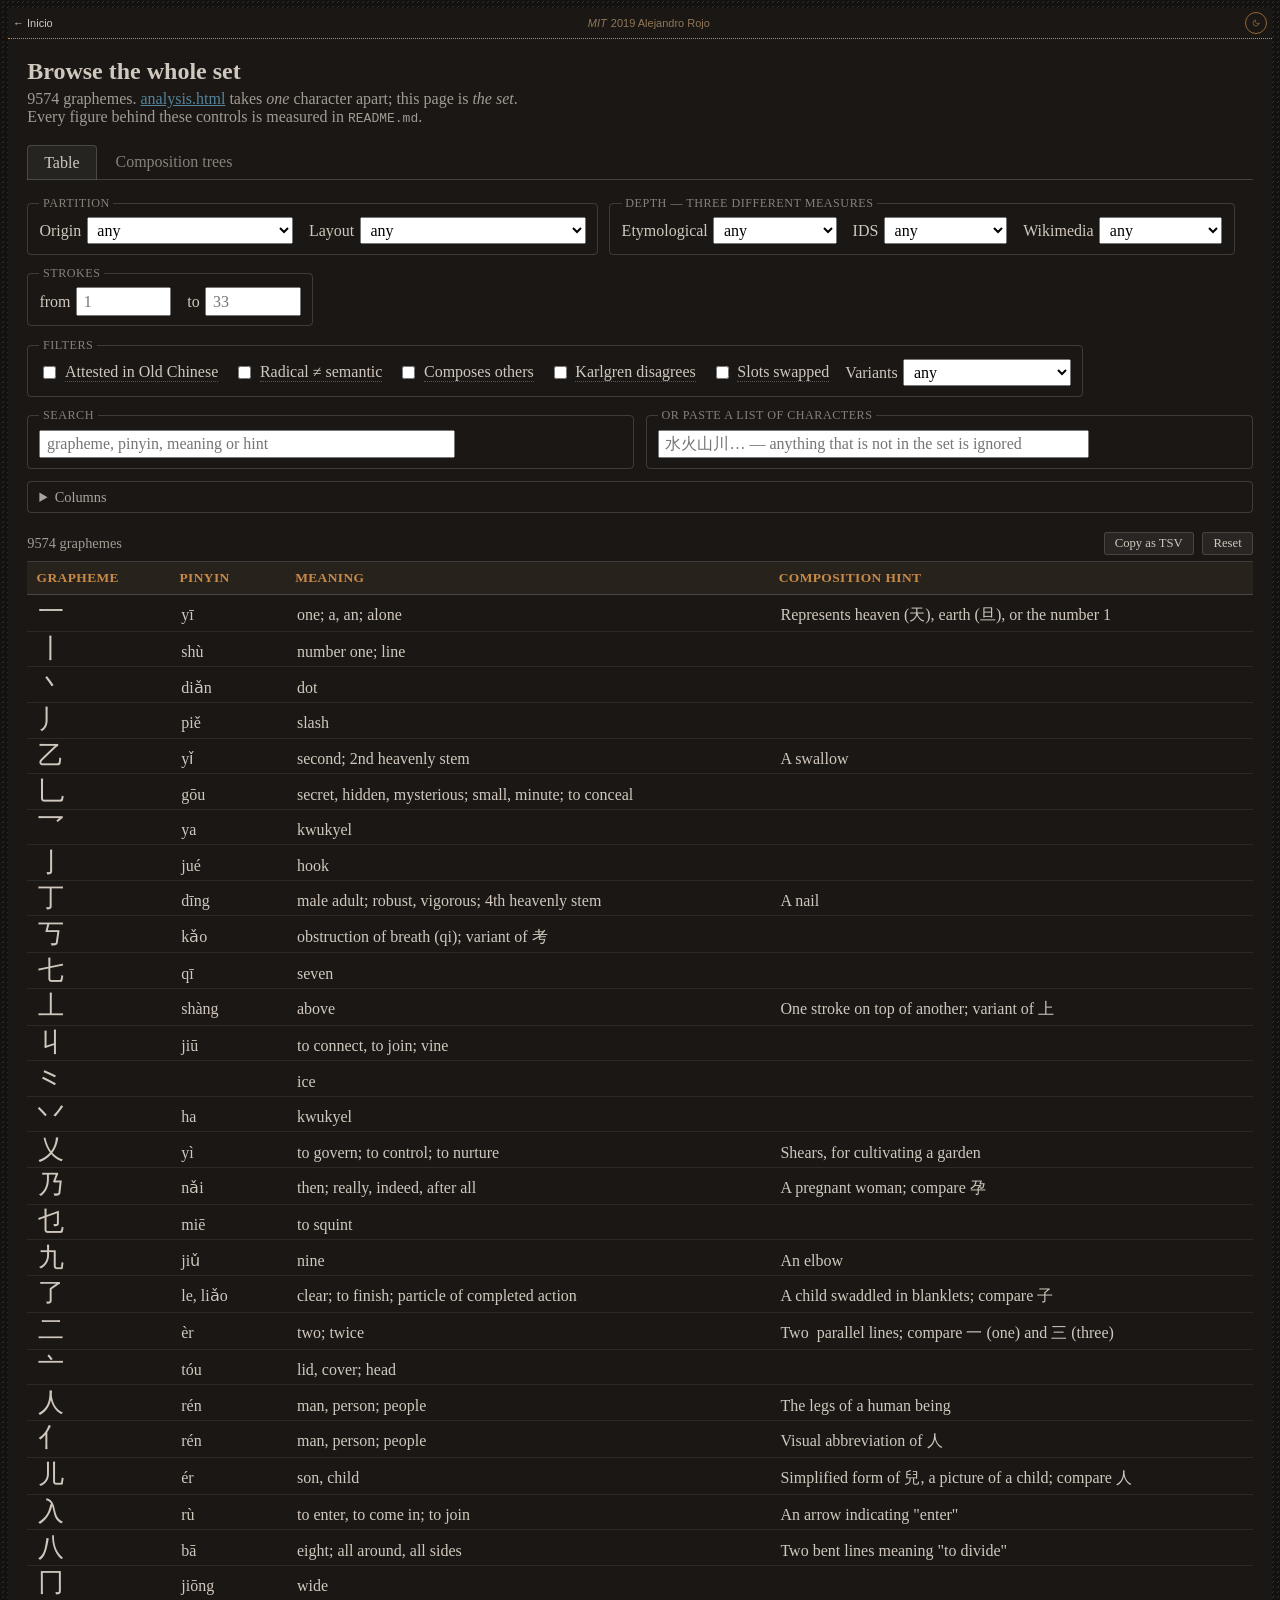
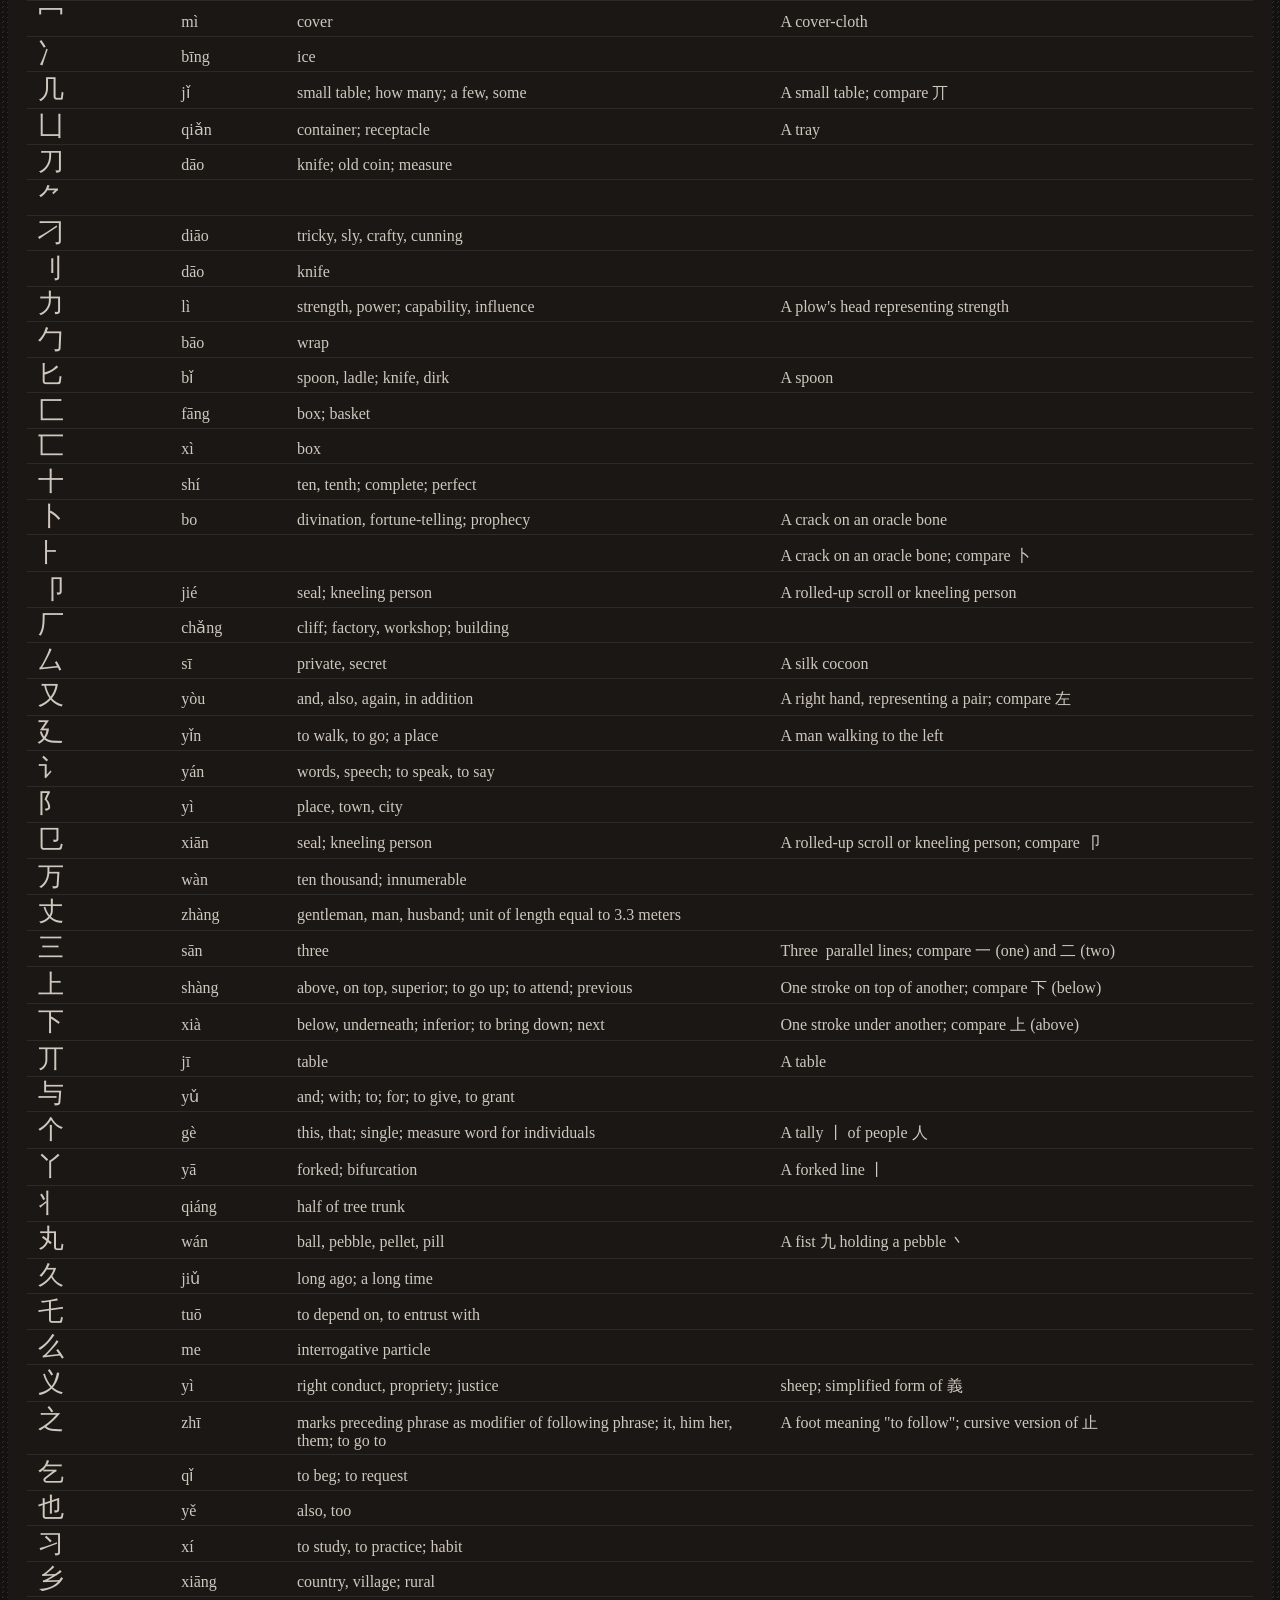
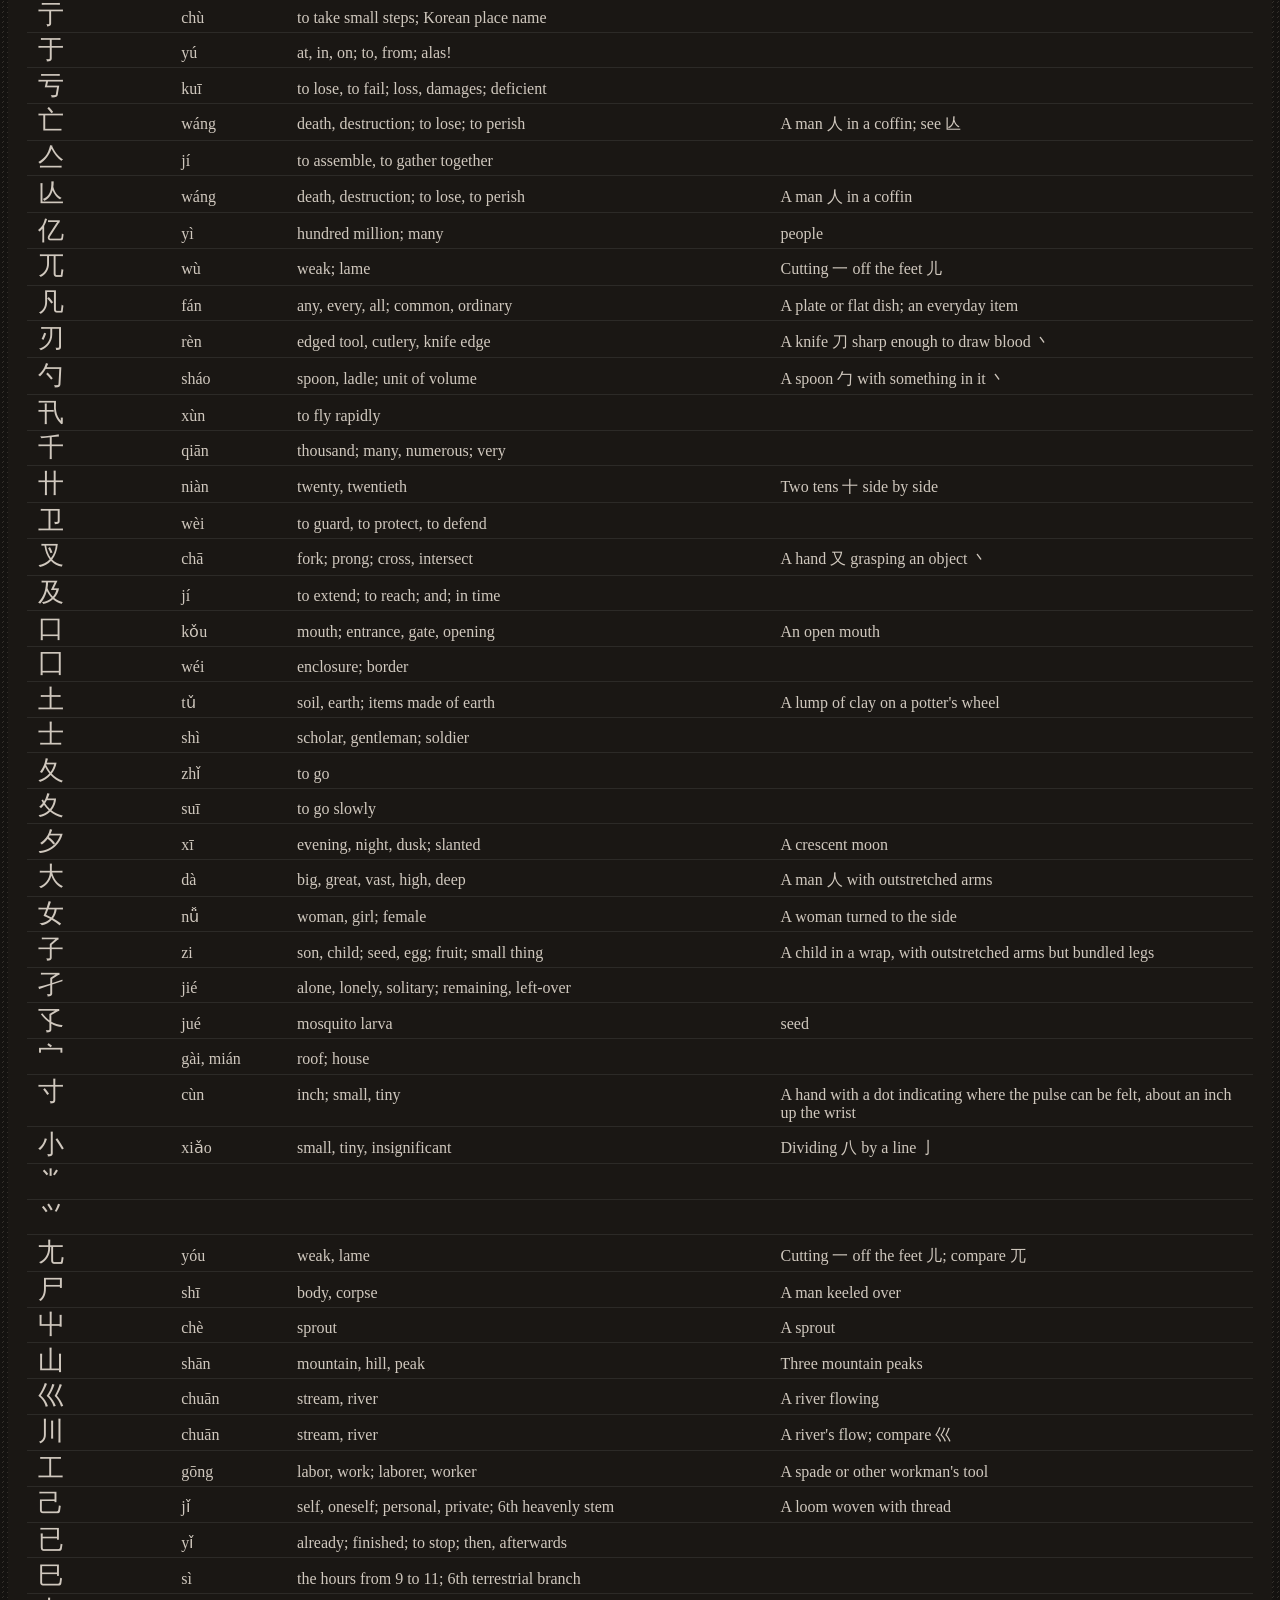
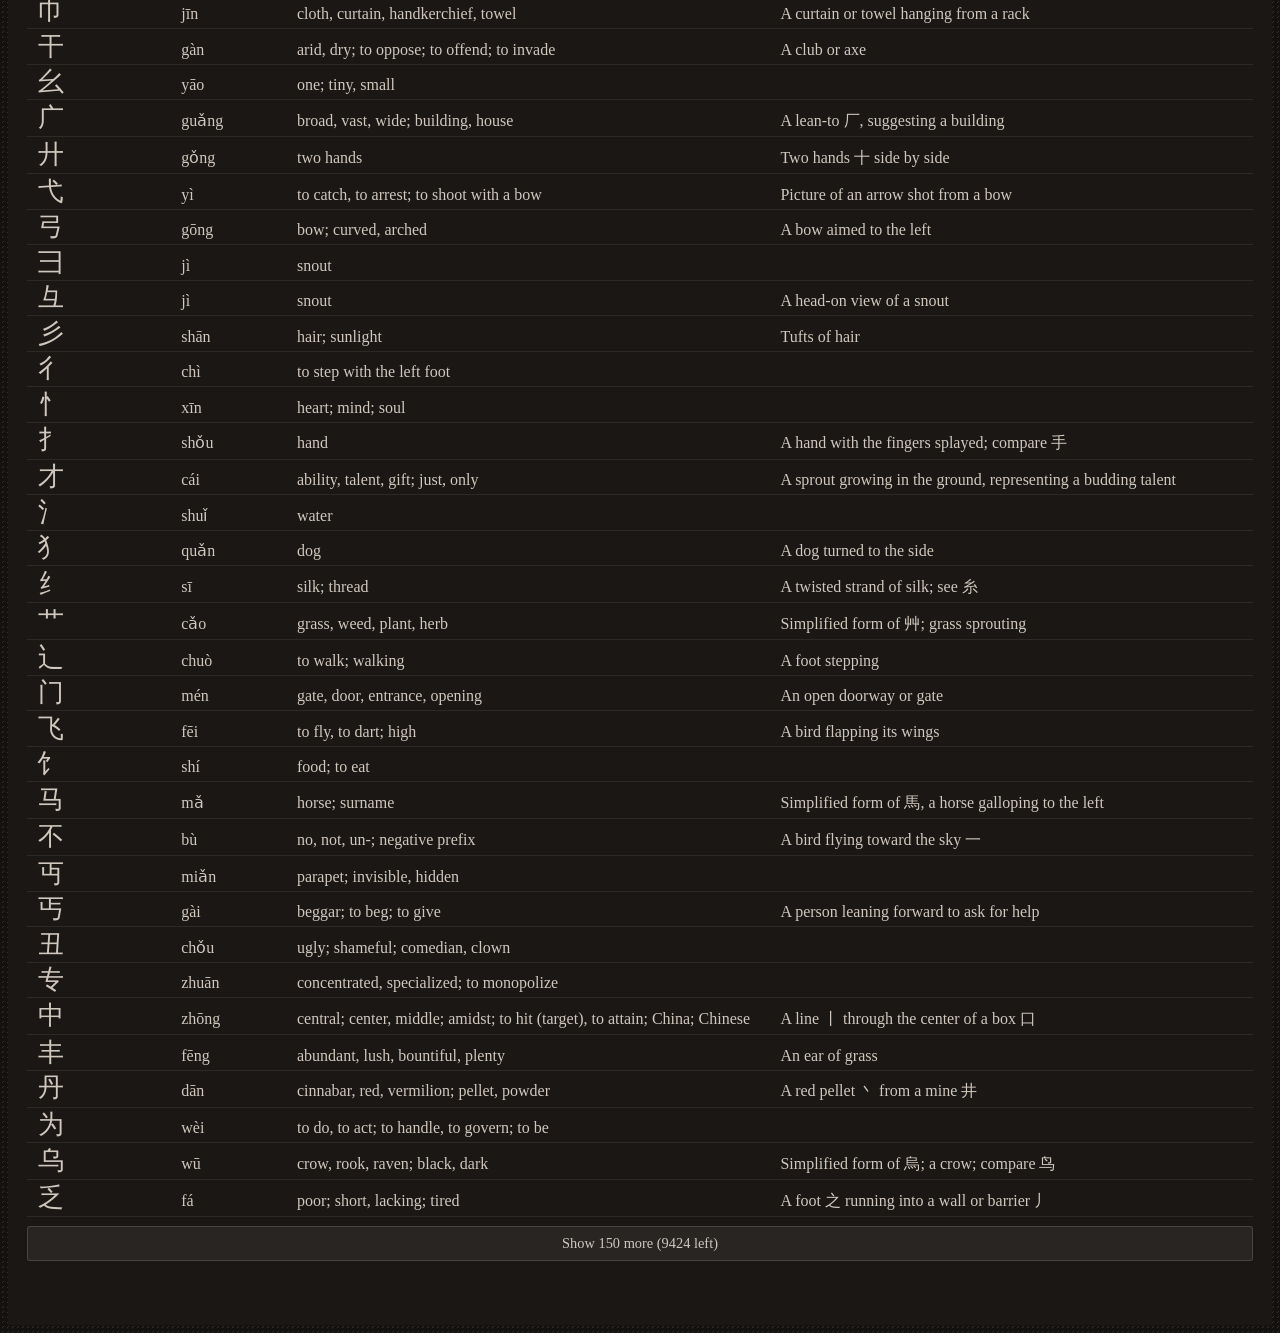
<file: browse.html>
<!DOCTYPE html>
<html lang="en">

<head>
  <meta charset="utf-8">
  <meta name="viewport" content="width=device-width, initial-scale=1">
  <meta name="author" content="Alejandro Rojo">
  <title>Chinese graphemes · browse the whole set</title>

  <link rel="stylesheet" type="text/css" href="style/common.css">
  <link rel="stylesheet" type="text/css" href="style/theme.css">
  <link rel="stylesheet" type="text/css" href="style/article-toolbar.css">
  <link rel="stylesheet" type="text/css" href="browse.css">
  <link rel="stylesheet" type="text/css" href="phonetictree.css">
  <script src="js/article-toolbar.js"></script>
</head>

<body data-year="2019" data-license="mit" data-about="">
  <main id="bw-main">

    <header id="bw-head">
      <h1>Browse the whole set</h1>
      <p class="bw-lede">9574 graphemes. <a href="analysis.html">analysis.html</a> takes
        <em>one</em> character apart; this page is <em>the set</em>. Every figure behind
        these controls is measured in <code>README.md</code>.</p>
    </header>

    <nav id="bw-tabs">
      <button class="bw-tab bw-on" data-panel="bw-table">Table</button>
      <button class="bw-tab" data-panel="bw-trees">Composition trees</button>
    </nav>

    <!-- ─────────────────────────── TABLE ─────────────────────────── -->
    <section id="bw-table" class="bw-panel">

      <div id="bw-controls">

        <fieldset class="bw-group">
          <legend>Partition</legend>
          <label>Origin
            <select id="bw-origin">
              <option value="">any</option>
              <option value="pictophonetic">phonosemantogram</option>
              <option value="ideographic">ideogram</option>
              <option value="pictographic">pictogram</option>
              <option value="_none">no etymology</option>
            </select>
          </label>
          <label>Layout
            <select id="bw-layout">
              <option value="">any</option>
            </select>
          </label>
        </fieldset>

        <fieldset class="bw-group">
          <legend>Depth — three different measures</legend>
          <label title="etymology.semantic + etymology.phonetic, recursive. Tops out at 4">Etymological
            <select id="bw-divety"><option value="">any</option></select>
          </label>
          <label title="the decomposition field, the n-ary IDS tree. Tops out at 8">IDS
            <select id="bw-divids"><option value="">any</option></select>
          </label>
          <label title="graphicaldecomposition, binary left/right. Tops out at 7">Wikimedia
            <select id="bw-divwiki"><option value="">any</option></select>
          </label>
        </fieldset>

        <fieldset class="bw-group">
          <legend>Strokes</legend>
          <label>from <input type="number" id="bw-strokes-min" min="1" max="33" placeholder="1"></label>
          <label>to <input type="number" id="bw-strokes-max" min="1" max="33" placeholder="33"></label>
        </fieldset>

        <fieldset class="bw-group">
          <legend>Filters</legend>
          <label><input type="checkbox" id="bw-attested">
            <span title="Has a Baxter-Sagart reconstruction. Only 35 % do, and a phonetic branch only sounds alike in Old Chinese">Attested in Old Chinese</span></label>
          <label><input type="checkbox" id="bw-radicaldiffers">
            <span title="271 entries where the dictionary's filing radical is not the etymological semantic component">Radical ≠ semantic</span></label>
          <label><input type="checkbox" id="bw-composes">
            <span title="83 % of graphemes compose nothing. This leaves the 17 % that are building blocks">Composes others</span></label>
          <label><input type="checkbox" id="bw-gsrclash">
            <span title="Karlgren's GSR puts it in a different phonetic series from its phonetic component: the link is disputed">Karlgren disagrees</span></label>
          <label><input type="checkbox" id="bw-swapped">
            <span title="Stronger than a clash: the component filed as semantic is the one that sounds alike, and the one filed as phonetic is not. 13 characters">Slots swapped</span></label>
          <label>Variants
            <select id="bw-variant">
              <option value="">any</option>
              <option value="trad">traditional only</option>
              <option value="simp">simplified only</option>
              <option value="none">exclude variant pairs</option>
            </select>
          </label>
        </fieldset>

        <fieldset class="bw-group bw-grow">
          <legend>Search</legend>
          <input type="search" id="bw-search" placeholder="grapheme, pinyin, meaning or hint">
        </fieldset>

        <fieldset class="bw-group bw-grow">
          <legend>Or paste a list of characters</legend>
          <input type="text" id="bw-list" placeholder="水火山川… — anything that is not in the set is ignored">
        </fieldset>

      </div>

      <details id="bw-columnbox">
        <summary>Columns</summary>
        <div id="bw-presets">
          <button data-preset="study">Study</button>
          <button data-preset="etymology">Etymology</button>
          <button data-preset="sound">Sound</button>
          <button data-preset="shape">Shape</button>
          <button data-preset="everything">Everything</button>
        </div>
        <div id="bw-columns"></div>
      </details>

      <div id="bw-status">
        <span id="bw-count"></span>
        <span class="bw-spacer"></span>
        <span id="bw-copied" class="bw-note"></span>
        <button id="bw-copy" title="Copy the filtered rows as TSV, ready to paste into a spreadsheet">Copy as TSV</button>
        <button id="bw-reset">Reset</button>
      </div>

      <div id="bw-tablewrap">
        <table id="bw-tableel">
          <thead id="bw-thead"></thead>
          <tbody id="bw-tbody"></tbody>
        </table>
      </div>
      <button id="bw-more"></button>

    </section>

    <!-- ─────────────────────────── TREES ─────────────────────────── -->
    <section id="bw-trees" class="bw-panel" hidden>
      <section id="pt-section">

        <div id="pt-controls">
          <fieldset>
            <input type="radio" name="pt-view" id="pt-view-phon" checked>
            <label for="pt-view-phon">Phonetic</label>
            <input type="radio" name="pt-view" id="pt-view-sem">
            <label for="pt-view-sem">Semantic</label>
          </fieldset>

          <select id="pt-root" title="Component at the root of the tree"></select>

          <fieldset>
            <input type="checkbox" id="pt-trad" checked>
            <label for="pt-trad" title="Show the traditional spelling of a variant pair">Traditional</label>
            <input type="checkbox" id="pt-simp" checked>
            <label for="pt-simp" title="Show the simplified spelling of a variant pair">Simplified</label>
          </fieldset>
        </div>

        <p id="pt-viewnote"></p>
        <div id="pt-tree"></div>
        <p id="pt-info"></p>

        <div id="pt-legend">
          <span class="k-oc">Old Chinese (Baxter-Sagart)</span>
          <span class="k-mc">Middle Chinese</span>
          <span class="k-py">modern pinyin only: unattested in the classical corpus</span>
          <span class="k-gsr">⚠ Karlgren puts it in a different phonetic series</span>
          <span class="k-pair">a variant pair is one node: the dimmer glyph is the simplified spelling</span>
        </div>

      </section>
    </section>

  </main>

  <script src="data/derivedmergeddata.js"></script>
  <script src="phonetictree.js"></script>
  <script src="browse.js"></script>
  <script>
    // Tabs. The tree is a view of the set, like the table, so it lives here and
    // not in analysis.html, which is a view of one character.
    function showPanel(target) {
      Array.prototype.forEach.call(document.querySelectorAll('.bw-tab'), function (b) {
        b.classList.toggle('bw-on', b.getAttribute('data-panel') === target);
      });
      Array.prototype.forEach.call(document.querySelectorAll('.bw-panel'), function (p) {
        p.hidden = p.id !== target;
      });
      if (target === 'bw-trees') phonetictree.draw();
    }

    document.getElementById('bw-tabs').addEventListener('click', function (e) {
      var target = e.target.getAttribute('data-panel');
      if (target) showPanel(target);
    });

    // A link can ask for a panel: browse.html#bw-trees. Without this the anchor
    // scrolls to a section that is `hidden`, which is to say nowhere.
    if (location.hash === '#bw-trees') showPanel('bw-trees');
  </script>
</body>

</html>
</file>
<file: style/common.css>
/**************************************************************
 *                      	COMUNES
 **************************************************************/
/* Default fallback values (overridden by theme files) */
:root {
	--clr-text:             black;
	--clr-text-secondary:   #666;
	--clr-text-heading:     purple;

	--clr-a:                blue;

	--clr-background:       white;
	--clr-surface:          #e8e8e8;
	--clr-control-bg:       #f4f4f4;

	--clr-lines:            purple;
	--clr-control-border:   #999;

	--clr-highlight:        purple;
	--clr-highlight-mild:   rgb(131, 117, 131);
	--clr-hover:            rgb(151, 0, 151);

	/* Legacy */
	--clr-non-focused:      var(--clr-surface);
}

 /*           <p contenteditable="true">This is an editable paragraph.</p>  */


/* word mention, It is different from use
Su correlato en el discurso oral son vocalizaciones como <span class="mention">ahá/mmm</span>, o expresiones del tipo <span class="mention">ya/sí/vale</span>.
*/
span.mention {
	font-style: italic;
}


/* modal windows must appear in the forefront */
.modal {
	z-index: 1000;
}


img.inline {
	width: 1em;
	margin-left: 0.3em;
	margin-right: 0.3em;
	vertical-align: middle;

}


/***************************
****************************
		COLUMNAS
****************************
***************************/  

.columns {

	/*
	margin: 20px auto;
	width: 90%;
	justify-content: space-around;
	*/
	display: flex;
	flex-direction: row;
	flex-wrap: nowrap;

	justify-content: space-between;
	align-items: flex-start;
  }
 
  div.twocolumns>* {
	display: inline-block;
	width: 48%;
  }
  div.threecolumns>* {
	display: inline-block;
	width: 30%;
  } 
  div.fourcolumns>* {
	display: inline-block;
	width: 22%;
  }
  /*
  .columns div.twocolumns {
	width: 50%;
  }

  .columns div.threecolumns  {
	width: 33%;
  }

  .columns div.fourcolumns  {
	width: 25%;
  }
  */


/******************************
		figure img 
*******************************/

/* table adjusts figure caption to image width */
figure {
    display: table;
    margin: 30px auto;
}
figure>* {
	display: table-row;
	text-align: center;
}

figcaption {
    display: table-caption;
    caption-side: bottom;
    padding: 5px 8px;
}


figure>figcaption {
	font-style: italic;	
	text-align: center;
}

figure img  {
	max-width: 100%;
}

/* not in table */
figure>img, figure>a>img {
	transition: transform .3s; /* scale animation */
}
/* zoom in frame */
figure>img:hover, figure>a>img:hover {   
	padding:10px;


	background-color: var(--clr-background, white);
	border-radius: 3px;
	border: 1px dotted var(--clr-lines, #aaa);
	-webkit-box-shadow: 10px 10px 5px 0px rgba(0,0,0,0.75);
	-moz-box-shadow: 10px 10px 5px 0px rgba(0,0,0,0.75);
	box-shadow: 10px 10px 5px 0px rgba(0,0,0,0.75);
	transform: scale(1.5);


}

/***************************
****************************
		TABLAS
****************************
***************************/  

/* Una tabla que tiene 3 columnas, y las laterales están alineadas con la central verticalmente. */
table.flankedtable td, table.flankedtableth {
	padding: 0 5px;
}

table.flankedtable th:nth-child(1),table.flankedtable td:nth-child(1) {
	text-align: right;
}

table.flankedtable td:nth-child(2),table.flankedtable td:nth-child(2) {
	text-align: center;
}

table.flankedtable td:nth-child(3),table.flankedtable td:nth-child(3) {
	text-align: left;
}




/* Una tabla con secciones de filas tbody */
/* USADA POR vocabulario.html */

.rowsections-table>thead>tr {
	height: 50px;

	border-bottom: 5px solid var(--clr-lines, #ccc);
	background-color: rgba(128, 128, 128, 0.15);
}

.rowsections-table td {
	padding: 10px 5px;

	vertical-align: top;
}

.rowsections-table td:nth-child(1) {
	font-family: 'Courier New', Courier, monospace;
}

/* Primera celda de la sección */
.rowsections-table>tbody>tr:nth-child(1)>td:nth-child(1) {

	border-top: 2px solid var(--clr-highlight, purple);
	/*
	border-left: 2px solid purple;
	*/
	writing-mode: sideways-lr;
}

.rowsections-table>tbody:nth-child(odd) {
	background-color: rgba(128, 200, 180, 0.08);
}

/* banda vertical de sección */
.rowsections-table>tbody:nth-child(odd) td:nth-child(1) {
	background-color: rgba(128, 200, 180, 0.15);
}

.rowsections-table>tbody:nth-child(even) {
	background-color: rgba(180, 128, 200, 0.08);
}

/* banda vertical de sección */
.rowsections-table>tbody:nth-child(even) td:nth-child(1) {
	background-color: rgba(180, 128, 200, 0.15);
}

.rowsections-table tr:hover {
	color: var(--color-hover, var(--color-foreground));
	background-color: rgba(128, 128, 128, 0.2);
	border-left: 5px solid var(--clr-highlight, #f8cff8);
	border-right: 5px solid var(--clr-highlight, #f8cff8);
}




/***************************
*	RATIO CONTAINER
***************************/  
/* http://www.mademyday.de/css-height-equals-width-with-pure-css.html */

  .square {
    position: relative;
    width: 100%;
    /* desired width */
  }

  .square:before {
    content: "";
	display: block;

	/* relates height with width
	/* 100% initial ratio of 1w:1h */
	/* 200% initial ratio of 1w:2h */
    padding-top: 100%;

  }

  .square div:first-child {
    position: absolute;
    top: 0;
    left: 0;
    bottom: 0;
    right: 0;
  }




/***************************
*		 LICENSE
***************************/  
.license {
	height: 25px;

	font-size: 75%;
	
	
	display: flex;
	flex-direction: row;
	flex-wrap: nowrap;
	justify-content: space-between;
	align-items: flex-end;

}

header .license {
	border-bottom: 1px dotted var(--clr-lines);;
}
footer .license {
	border-top: 1px dotted var(--clr-lines);;
}

.license a {
	text-decoration: none;
	font-style: italic;
}
.license img {
	color: black;
	height: 15px;
}


footer.attached {
	position: fixed;
	z-index: 1;
	bottom: 0;

	left: 0;
	width: 100vw;
}
header.attached {
	position: fixed;
	z-index: 1;
	top: 0;

	left: 0;
	width: 100vw;
}


/***************************
*		selections
***************************/  
aside.attachedleft {
	position: fixed;
	left: 0;
	top: 0;
	height: 100%;

	display: flex;
	flex-direction: column;
	justify-content: center;

  }



/***************************
*			TABS
***************************/  
      /* You needA flex container can't be set a none display, wrap it with a div tab */

      /* A flex container can't be set a none display, wrap it with a div tab */
      .tabselection.option1>:not(:nth-child(1)) {
        display: none;
      }

      .tabselection.option2>:not(:nth-child(2)) {
        display: none;
      }

      .tabselection.option3>:not(:nth-child(3)) {
        display: none;
      }

      /* .... */

      .radiogroup input[type="radio"] {
        display: none;
      }

      /* render shadows for any label associated with a non-checked radio input  */
      .radiogroup input[type="radio"]:not(:checked)+label {
        -webkit-box-shadow: inset 10px 10px 5px 0px rgba(0, 0, 0, 0.75);
        -moz-box-shadow: inset 10px 10px 5px 0px rgba(0, 0, 0, 0.75);
        box-shadow: inset 10px 10px 5px 0px rgba(0, 0, 0, 0.75);
      }

      .radiogroup input[type="radio"]:not(:checked)+label:hover {
        filter: brightness(1.25);
        cursor: pointer;
	  }




/******************************
*		NOTES, WARNINGS 
******************************/
.note {
	margin: 5px 0;
	padding: 10px 10px;

	border-left: 3px solid var(--clr-lines);
	font-size: 90%;
}
.important {
	border-left: 3px solid red;
	font-style: italic;
	font-size: 110%;
}
.warning {
	border-left: 3px solid orange;
	font-style: italic;
	font-size: 110%;
}
.error {
	border-left: 3px solid red;
	font-style: italic;
	font-size: 110%;
}

.source {
    border-left: 3px solid var(--clr-lines);
    font-size: 90%;
}
figcaption .source {
	margin-left: 10px;
	padding-left: 5px;
    border-left: 3px solid var(--clr-lines);
	color: var(--clr-text-secondary);
    font-size: 90%;
}

/******************************
*			TOOLTIP 
******************************/
/*
HTML
	<div id="word_tooltip" class="tooltip"></div>
JQUERY DYNAMIC
	// Define the div for the tooltip
	var tooltip_obj = $('<div>').appendTo('body')
		.attr("id", "word_tooltip")
		.attr("class", "tooltip")
		.css("visibility", "visible");


*/
div.tooltip {
	position: absolute;
	max-width: 300px;
	padding: 4px;
  
  	word-wrap: normal;
	text-align: left;
  
	opacity: 0.9;
	background: var(--clr-surface);
	border-radius: 8px;
	pointer-events: none;

	visibility: hidden;
}
div.tooltip th {
	font-size: 1.5em;
	border-bottom: 1px solid var(--clr-lines);
	color: var(--clr-highlight);
}
div.tooltip td {
	font-size: 0.8em;

	color: var(--clr-text);
}


a.ref {
	vertical-align: super;
	font-size: small;
}

/***************************
****************************
			MISC
****************************
***************************/  
  .dot {
	height: 20px;
	width: 20px;
	border-radius: 50%;

	background-color: #4d2626;

	margin: 15px;
  }

  .dot:hover {
	background-color: red;
  }


/*  Keyboard buttons */
/* from https://helplogger.blogspot.com/2013/10/css-keyboard-keys-on-blogger.html */
kbd {
	margin:0 7px;
	padding:1px 5px;

	line-height: 2em;
	font-size:1.2em;
	border:1px solid var(--clr-control-border);
	border-radius:3px;
	box-shadow:1px 0 1px 0 var(--clr-surface), 0 2px 0 2px var(--clr-lines), 0 2px 0 3px var(--clr-control-border);
}
kbd+kbd{
	margin:0 3px;
	background-color: red;
	/*
	 background-color: red;
	*/
}



/*DL, DT, DD TAGS LIST DATA*/
dl.sameline dt {
	margin-right: 5px;
	padding: 5px;
	float: left;

	font-weight: bold;
}
dl.sameline dd {
	margin: 2px 0;
	padding: 5px;
}



/***************************
****************************
		Tree
****************************
***************************/  

/*
 Tree structure using CSS:
 http://stackoverflow.com/questions/14922247/how-to-get-a-tree-in-html-using-pure-css
 http://dabblet.com/gist/6878696
*/
/* properties of font: style | variant | font size/line-height | family */
.tree {
	
	font: normal normal 28px/40px Helvetica, Arial, sans-serif;  
	list-style-type: none; 
} 
.tree ul{
	
	margin-left: 0 0 0 1em;
	padding: 0;
	position: relative;   
	overflow:hidden;    
  }
  
  .tree li{
	margin: 0;
	padding: 0 1.2em;  
	position: relative;   
  }
	
  .tree li::before, .tree li::after{
	content: '';
	position: absolute;
	left: 0;
  }
  
  /* horizontal line on inner list items */
  .tree li::before{
	border-top: 1px solid var(--clr-lines);
	top: 1em;
	width: 1em;
	height: 0;
  }

  /* vertical line on list items */
  .tree li:after{
	border-left: 1px solid var(--clr-lines);
	height: 100%;
	width: 0px;
	top: -1em; 
  }
  
  /* lower line on list items from the first level because they don't have parents */
  .tree > li::after{
	top: 1em;
  }
  
  /* hide line from the last of the first level list items */
  .tree > li:last-child::after{
	display: none;
  }
    
  .tree ul:last-child li:last-child:after{
  	height:2em;
  }



/***************************
****************************
			AJENOS
****************************
***************************/  


/* https://stackoverflow.com/questions/7415872/change-color-of-png-image-via-css */
/*Filter styles*/
.saturate { filter: saturate(3); }
.grayscale { filter: grayscale(100%); }
.contrast { filter: contrast(160%); }
.brightness { filter: brightness(0.25); }
.blur { filter: blur(3px); }
.invert { filter: invert(100%); }
.sepia { filter: sepia(100%); }
.huerotate { filter: hue-rotate(180deg); }
.opacity { filter: opacity(50%); }

/* Inverts dark images in dark mode; no-op in light mode */
.invertible { filter: invert(1); }
[data-theme="light"] .invertible { filter: none; }


/***************************
****************************
	   ARTICLE SHARED
****************************
***************************/

a {
	color: var(--clr-a);
}

img {
	max-width: 100%;
}


/******************************
		 TABLE (base)
*******************************/
figure {
	overflow-x: auto;
	max-width: 100%;
}
figure table {
	margin: 0 auto;
}

table {
	border-collapse: collapse;
	text-align: left;
}
th {
	color: var(--color-highlight);
}
thead th {
	border-bottom: 1px dotted var(--color-highlight);
}
th, td {
	padding: 1px 3px;
	height: 1.5em;
}
tr:hover {
	color: var(--color-hover);
}
th[colspan], td[colspan] {
	text-align: center;
}


/******************************
	 .TableOfContents
*******************************/
.TableOfContents {
	margin: 0;
	padding-bottom: 7px;
}
.TableOfContents:hover {
	background-color: rgba(128, 128, 128, 0.05);
}
.TableOfContents summary {
	cursor: pointer;
}
.TableOfContents details {
	color: var(--color-highlight);
}
.TableOfContents ul {
	padding: 3px 10px;
	margin: 0;
}
.TableOfContents li {
	list-style: none;
	color: var(--clr-highlight-mild);
	font-size: 90%;
}
.TableOfContents li:before {
	content: '·';
}
.TableOfContents a {
	text-decoration: none;
	color: var(--color-foreground);
}
.TableOfContents a:hover {
	text-decoration: none;
	color: var(--color-background);
	background-color: var(--color-highlight);
}


/******************************
	 ARTICLE TOOLBAR
*******************************/
.article-toolbar {
	display: flex;
	align-items: center;
	justify-content: space-between;
	padding: 4px 5px;
	border-bottom: 1px dotted var(--color-highlight);
	font-size: 11px;
	font-family: Arial, sans-serif;
	line-height: 1;
	background-color: var(--color-background);
}
.toolbar-left a {
	text-decoration: none;
	color: var(--color-foreground);
}
.toolbar-left a:hover {
	color: var(--color-highlight);
}
.toolbar-center {
	display: flex;
	align-items: center;
	gap: 4px;
	color: var(--clr-highlight-mild);
}
.toolbar-center a {
	text-decoration: none;
	font-style: italic;
	color: var(--clr-highlight-mild);
}
.toolbar-center .license-icons {
	display: flex;
	gap: 1px;
}
.toolbar-center img {
	height: 12px;
}
.toolbar-right {
	display: flex;
	gap: 4px;
}
.article-toolbar button,
.article-toolbar a#lang-toggle,
.article-toolbar a#sources-link {
	width: 22px;
	height: 22px;
	border-radius: 50%;
	border: 1px solid var(--color-highlight);
	background-color: var(--color-background);
	color: var(--color-heading);
	cursor: pointer;
	display: flex;
	align-items: center;
	justify-content: center;
	text-decoration: none;
	font-size: 9px;
	font-weight: bold;
	font-family: Arial, sans-serif;
	opacity: 0.7;
	transition: opacity 0.2s;
}
.article-toolbar button:hover,
.article-toolbar a#lang-toggle:hover,
.article-toolbar a#sources-link:hover {
	opacity: 1;
	background-color: var(--color-highlight);
	color: var(--color-background);
}

/* License icons are white PNGs; invert only in light mode */
.article-toolbar .invert {
	filter: none;
}
[data-theme="light"] .article-toolbar .invert {
	filter: invert(100%);
}


/******************************
	 DARK-MODE OVERRIDES
*******************************/
:root figure>img:hover,
:root figure>a>img:hover {
	background-color: var(--color-background);
	border-color: var(--color-highlight);
}


/******************************
	 MOBILE RESPONSIVE
*******************************/
@media (max-width: 768px) {
	.toolbar-center .license-icons {
		display: none;
	}
	.columns {
		flex-direction: column;
	}
	div.twocolumns > *,
	div.threecolumns > *,
	div.fourcolumns > * {
		width: 100%;
	}
	figure table {
		display: block;
		overflow-x: auto;
	}
	.TableOfContents {
		width: 100%;
	}
}
</file>
<file: style/theme.css>
/***************************************************************
 *              THEME — Ember (warm amber/copper)
 *  A warm, earthy palette built around amber and oxidized copper
 *
 *  Variable naming: --clr-<category>[-variant]
 *  Legacy --color-* aliases kept for backward compatibility
 *  with articulo.css, common.css, timeline.css, tarjeta.css, etc.
 ***************************************************************/


/* ═══════════════════════════════════════════════════════════════
   DARK THEME (default)
   ═══════════════════════════════════════════════════════════════ */
:root {

	/* --- Text ------------------------------------------------- */
	--clr-text:              #d0c8be;   /* primary body text          */
	--clr-text-secondary:    #8a8078;   /* captions, metadata, muted  */
	--clr-text-heading:      #c8a060;   /* headings                   */

	/* --- Links ------------------------------------------------ */
	--clr-a:                 #68a8c8;   /* default link color         */

	/* --- Surfaces --------------------------------------------- */
	--clr-background:        #1a1714;   /* page base                  */
	--clr-surface:           #28221c;   /* elevated panels, details   */
	--clr-control-bg:        #221d18;   /* form control fill          */

	/* --- Borders ---------------------------------------------- */
	--clr-lines:             #584430;   /* decorative / structural    */
	--clr-control-border:    #70583e;   /* form control borders       */

	/* --- Accents ---------------------------------------------- */
	--clr-highlight:         #c88a48;   /* primary accent             */
	--clr-highlight-mild:    #907858;   /* secondary accent (buttons) */
	--clr-hover:             #e0b870;   /* hover / active             */
	--clr-glossed:           #e8c898;   /* ruby base text (glossed)   */

	/* --- Legacy aliases (do not use in new code) -------------- */
	--color-foreground:  var(--clr-text);
	--color-background:  var(--clr-background);
	--color-highlight:   var(--clr-highlight);
	--color-heading:     var(--clr-text-heading);
	--color-hover:       var(--clr-hover);
	--clr-non-focused:   var(--clr-surface);
}


/* ═══════════════════════════════════════════════════════════════
   LIGHT THEME
   ═══════════════════════════════════════════════════════════════ */
[data-theme="light"] {

	/* --- Text ------------------------------------------------- */
	--clr-text:              #2a2420;
	--clr-text-secondary:    #7a7068;
	--clr-text-heading:      #6e4820;

	/* --- Links ------------------------------------------------ */
	--clr-a:                 #28608a;

	/* --- Surfaces --------------------------------------------- */
	--clr-background:        #f8f4ee;
	--clr-surface:           #e8e0d4;
	--clr-control-bg:        #f0ebe4;

	/* --- Borders ---------------------------------------------- */
	--clr-lines:             #a89070;
	--clr-control-border:    #8a7858;

	/* --- Accents ---------------------------------------------- */
	--clr-highlight:         #8a5c28;
	--clr-highlight-mild:    #7a6840;
	--clr-hover:             #a06828;
	--clr-glossed:           #4a3018;   /* ruby base text (glossed)   */

	/* --- Legacy aliases --------------------------------------- */
	--color-foreground:  var(--clr-text);
	--color-background:  var(--clr-background);
	--color-highlight:   var(--clr-highlight);
	--color-heading:     var(--clr-text-heading);
	--color-hover:       var(--clr-hover);
	--clr-non-focused:   var(--clr-surface);
}


/* ═══════════════════════════════════════════════════════════════
   BODY BACKGROUND (texture pattern)
   ═══════════════════════════════════════════════════════════════ */
body {
	background-color: #141210;
	background-image: url(
		[data-uri]
	);
	background-repeat: repeat;
	background-blend-mode: soft-light;
}
[data-theme="light"] body {
	background-color: #f8f4ee;
	background-blend-mode: normal;
}
</file>
<file: style/article-toolbar.css>
/* Styles for js/article-toolbar.js.

   Extracted from sitio-fuente/style/common.css on 2026-09-14. The toolbar is
   site chrome and its CSS lived in the host stylesheet, so once this project
   started serving its own style/common.css — the 2019 one, which predates the
   toolbar — the bar rendered unstyled and the CC icons came out at natural size.

   Vendored next to the script it styles, so the pair travels together.
   2026 Alejandro Rojo Gualix - MIT */

.article-toolbar {
	display: flex;
	align-items: center;
	justify-content: space-between;
	padding: 4px 5px;
	border-bottom: 1px dotted var(--color-highlight);
	font-size: 11px;
	font-family: Arial, sans-serif;
	line-height: 1;
	background-color: var(--color-background);
}
.toolbar-left a {
	text-decoration: none;
	color: var(--color-foreground);
}
.toolbar-left a:hover {
	color: var(--color-highlight);
}
.toolbar-center {
	display: flex;
	align-items: center;
	gap: 4px;
	color: var(--clr-highlight-mild);
}
.toolbar-center a {
	text-decoration: none;
	font-style: italic;
	color: var(--clr-highlight-mild);
}
.toolbar-center .license-icons {
	display: flex;
	gap: 1px;
}
.toolbar-center img {
	height: 12px;
}
.toolbar-right {
	display: flex;
	gap: 4px;
}
.article-toolbar button,
.article-toolbar a#lang-toggle,
.article-toolbar a#sources-link {
	width: 22px;
	height: 22px;
	border-radius: 50%;
	border: 1px solid var(--color-highlight);
	background-color: var(--color-background);
	color: var(--color-heading);
	cursor: pointer;
	display: flex;
	align-items: center;
	justify-content: center;
	text-decoration: none;
	font-size: 9px;
	font-weight: bold;
	font-family: Arial, sans-serif;
	opacity: 0.7;
	transition: opacity 0.2s;
}
.article-toolbar button:hover,
.article-toolbar a#lang-toggle:hover,
.article-toolbar a#sources-link:hover {
	opacity: 1;
	background-color: var(--color-highlight);
	color: var(--color-background);
}

/* License icons are white PNGs; invert only in light mode */
.article-toolbar .invert {
	filter: none;
}
[data-theme="light"] .article-toolbar .invert {
	filter: invert(100%);
}

@media (max-width: 768px) {
  .toolbar-center .license-icons {
  		display: none;
  	}
}
</file>
<file: browse.css>
/* Corpus browser — 2026 Alejandro Rojo Gualix — MIT */

/* The opaque panel. theme.css textures the body, so without a background here
   the pattern shows through behind the text. The rule lives in articulo.css and
   in graphicOutput.css, and this page loads neither, so it carries its own. */
#bw-main {
  max-width: 1400px;
  margin: 0 auto;
  padding: 1.2em 1.2em 4em;
  background-color: var(--clr-background);
  color: var(--clr-text);
}

#bw-head h1 {
  font-size: 1.5em;
  margin: 0 0 .2em;
}

.bw-lede {
  opacity: .75;
  max-width: 62ch;
  margin: 0 0 1.2em;
}

/* ── Tabs ─────────────────────────────────────────────────────────────────── */

#bw-tabs {
  display: flex;
  gap: 2px;
  margin-bottom: 1em;
  border-bottom: 1px solid rgba(128, 128, 128, .4);
}

.bw-tab {
  background: none;
  border: 1px solid transparent;
  border-bottom: none;
  color: inherit;
  font: inherit;
  padding: .45em 1em;
  cursor: pointer;
  opacity: .6;
}

.bw-tab:hover { opacity: 1; }

.bw-tab.bw-on {
  opacity: 1;
  border-color: rgba(128, 128, 128, .4);
  border-radius: 4px 4px 0 0;
  margin-bottom: -1px;
  background: rgba(128, 128, 128, .12);
}

/* ── Controls ─────────────────────────────────────────────────────────────── */

#bw-controls {
  display: flex;
  flex-wrap: wrap;
  gap: .7em;
  margin-bottom: .8em;
}

.bw-group {
  border: 1px solid rgba(128, 128, 128, .35);
  border-radius: 4px;
  padding: .4em .7em .6em;
  display: flex;
  flex-wrap: wrap;
  align-items: center;
  gap: .5em 1em;
  margin: 0;
}

.bw-group legend {
  font-size: .76em;
  text-transform: uppercase;
  letter-spacing: .04em;
  opacity: .6;
  padding: 0 .3em;
}

.bw-group label {
  display: inline-flex;
  align-items: center;
  gap: .35em;
  cursor: pointer;
}

.bw-grow { flex: 1 1 18em; }
.bw-grow input { width: 100%; }

#bw-controls select,
#bw-controls input[type="search"],
#bw-controls input[type="text"],
#bw-controls input[type="number"] {
  font: inherit;
  padding: .2em .35em;
  max-width: 26em;
}

#bw-controls input[type="number"] { width: 5em; }

/* Filters carry a title with the number behind them; say so. */
.bw-group span[title] {
  border-bottom: 1px dotted rgba(128, 128, 128, .6);
  cursor: help;
}

/* ── Column chooser ───────────────────────────────────────────────────────── */

#bw-columnbox {
  border: 1px solid rgba(128, 128, 128, .35);
  border-radius: 4px;
  padding: .4em .7em;
  margin-bottom: .8em;
}

#bw-columnbox summary {
  cursor: pointer;
  font-size: .9em;
  opacity: .8;
}

#bw-presets {
  display: flex;
  flex-wrap: wrap;
  gap: .4em;
  margin: .7em 0;
}

#bw-presets button,
#bw-status button {
  font: inherit;
  font-size: .88em;
  padding: .25em .8em;
  background: rgba(128, 128, 128, .14);
  color: inherit;
  border: 1px solid rgba(128, 128, 128, .35);
  border-radius: 3px;
  cursor: pointer;
}

#bw-presets button:hover,
#bw-status button:hover { background: rgba(128, 128, 128, .28); }

#bw-columns {
  display: flex;
  flex-wrap: wrap;
  gap: .6em 1.4em;
}

#bw-columns fieldset {
  border: none;
  padding: 0;
  margin: 0;
  display: flex;
  flex-direction: column;
  gap: .1em;
}

#bw-columns legend {
  font-size: .74em;
  text-transform: uppercase;
  letter-spacing: .04em;
  opacity: .55;
  padding: 0;
}

#bw-columns label {
  display: flex;
  align-items: center;
  gap: .35em;
  font-size: .9em;
  cursor: pointer;
}

/* ── Status bar ───────────────────────────────────────────────────────────── */

#bw-status {
  display: flex;
  align-items: center;
  gap: .6em;
  padding: .4em 0;
  font-size: .9em;
}

.bw-spacer { flex: 1; }
#bw-count { opacity: .75; font-variant-numeric: tabular-nums; }
.bw-note { opacity: .8; font-size: .88em; }

/* ── Table ────────────────────────────────────────────────────────────────── */

/* Wide content scrolls inside its own box: the page body never scrolls sideways. */
#bw-tablewrap {
  overflow-x: auto;
  border-top: 1px solid rgba(128, 128, 128, .35);
}

#bw-tableel {
  width: 100%;
  border-collapse: collapse;
}

#bw-thead th {
  position: sticky;
  top: 0;
  z-index: 2;
  text-align: left;
  padding: .45em .7em;
  white-space: nowrap;
  cursor: pointer;
  font-size: .84em;
  text-transform: uppercase;
  letter-spacing: .03em;
  background: var(--clr-surface, rgba(128, 128, 128, .18));
  border-bottom: 1px solid rgba(128, 128, 128, .45);
}

#bw-thead th:hover { background: rgba(128, 128, 128, .3); }

#bw-tbody td {
  padding: .28em .7em;
  border-bottom: 1px solid rgba(128, 128, 128, .18);
  vertical-align: baseline;
}

#bw-tbody tr:hover { background: rgba(128, 128, 128, .1); }

.bw-num { text-align: right; font-variant-numeric: tabular-nums; }
.bw-wide { max-width: 40ch; }
.bw-dim { opacity: .55; font-size: .85em; }

a.bw-glyph {
  font-size: 1.6em;
  line-height: 1;
  text-decoration: none;
  color: inherit;
}

a.bw-glyph.bw-small { font-size: 1.25em; }
a.bw-glyph:hover { text-decoration: underline; }

/* A row whose phonetic link Karlgren disputes. Marked, not hidden: it is where
   a reader learns that this is reconstruction and not dogma. */
tr.bw-clash td:first-child { box-shadow: inset 3px 0 0 #e0705a; }

#bw-more {
  display: block;
  width: 100%;
  margin-top: .6em;
  padding: .55em;
  font: inherit;
  font-size: .9em;
  background: rgba(128, 128, 128, .14);
  color: inherit;
  border: 1px solid rgba(128, 128, 128, .35);
  border-radius: 3px;
  cursor: pointer;
}

#bw-more:hover { background: rgba(128, 128, 128, .28); }

/* ── Trees panel ──────────────────────────────────────────────────────────── */

#bw-trees #pt-section {
  height: auto;
  overflow: visible;
}

#bw-trees #pt-tree {
  max-height: 70vh;
}

@media (max-width: 700px) {
  #bw-main { padding: .8em .6em 3em; }
  .bw-wide { max-width: 24ch; }
}
</file>
<file: phonetictree.css>
/* Ascending composition trees — 2026 Alejandro Rojo Gualix — MIT */

#pt-section {
  display: flex;
  flex-direction: column;
  height: 100%;
  gap: 8px;
  overflow: hidden;
}

#pt-controls {
  display: flex;
  flex-wrap: wrap;
  align-items: center;
  gap: 14px;
  padding: 6px 4px;
  border-bottom: 1px dotted currentColor;
}

#pt-controls label { cursor: pointer; }
#pt-controls fieldset {
  border: none;
  display: flex;
  align-items: center;
  gap: 10px;
}

#pt-root {
  max-width: 46ch;
  font-size: 1em;
  padding: 2px 4px;
}

#pt-viewnote,
#pt-info {
  font-size: 80%;
  opacity: 0.75;
  padding: 0 4px;
}

#pt-tree {
  flex-grow: 1;
  overflow: auto;
  padding: 6px 4px 20px;
}

#pt-tree ul {
  list-style: none;
  margin: 0;
  padding-left: 1.4em;
  border-left: 1px dotted rgba(128, 128, 128, 0.45);
}

#pt-tree ul.pt-root {
  padding-left: 0;
  border-left: none;
}

.pt-row {
  display: flex;
  align-items: baseline;
  gap: 0.6em;
  padding: 1px 0;
  white-space: nowrap;
}

.pt-glyph {
  font-size: 1.5em;
  line-height: 1.1;
  min-width: 1.4em;
  text-decoration: none;
  color: inherit;
}

.pt-glyph:hover { text-decoration: underline; }

/* A variant pair is ONE node with two spellings. The traditional one is the
   half that carries the Old Chinese reading printed next to it, so the
   simplified is dimmed: not less important, just not the one being quoted. */
.pt-variant > .pt-row > .pt-glyph.pt-simp { opacity: 0.72; }

/* The fold. Disabled on a leaf, so the column stays aligned and a node with no
   children says so instead of looking unopened. */
.pt-toggle {
  background: none;
  border: none;
  color: inherit;
  font: inherit;
  font-size: 0.8em;
  line-height: 1;
  width: 1.4em;
  padding: 0;
  cursor: pointer;
  opacity: 0.7;
}

.pt-toggle:hover:not(:disabled) { opacity: 1; }
.pt-toggle:disabled { cursor: default; opacity: 0.25; }

.pt-count {
  font-size: 78%;
  opacity: 0.55;
  font-variant-numeric: tabular-nums;
}

/* Pronunciation comes first and is the prominent field: the branch is a family
   in Old Chinese and is not one in Mandarin, so the reconstruction is the
   evidence and the gloss is the commentary. */
.pt-pron {
  font-family: "DejaVu Sans", "Charis SIL", serif;
  min-width: 13ch;
  color: #6fd3c0;
}

.pt-gloss {
  font-size: 85%;
  opacity: 0.7;
  overflow: hidden;
  text-overflow: ellipsis;
  max-width: 52ch;
}

/* Which stage of the language justifies the link */
.pt-stage-mc > .pt-row > .pt-pron { color: #9ec8e8; }
.pt-stage-py > .pt-row > .pt-pron { color: #e0a860; font-style: italic; }
.pt-stage-none > .pt-row > .pt-pron { opacity: 0.4; }

/* Not attested in the classical corpus. The 20th-century chemistry coinages
   land here: 氫 ammonia, 烴 hydrocarbon, 砼 concrete. Same procedure, two
   thousand years later, so they do not belong to the Old Chinese family. */
.pt-unattested > .pt-row > .pt-glyph {
  color: #e0a860;
  border-bottom: 1px dashed #e0a860;
}

.pt-gsr-clash {
  color: #ff8a7a;
  cursor: help;
  font-size: 90%;
}

#pt-legend {
  font-size: 78%;
  opacity: 0.75;
  display: flex;
  flex-wrap: wrap;
  gap: 14px;
  padding: 4px;
  border-top: 1px dotted currentColor;
}

#pt-legend span::before {
  content: "";
  display: inline-block;
  width: 0.75em;
  height: 0.75em;
  margin-right: 0.4em;
  vertical-align: middle;
}

#pt-legend .k-oc::before { background: #6fd3c0; }
#pt-legend .k-mc::before { background: #9ec8e8; }
#pt-legend .k-py::before { background: #e0a860; }
#pt-legend .k-gsr::before { background: #ff8a7a; }
#pt-legend .k-pair::before { background: none; content: "苹"; width: auto; opacity: 0.72; }

@media (max-width: 600px) {
  .pt-pron { min-width: 9ch; }
  .pt-gloss { display: none; }
}
</file>
